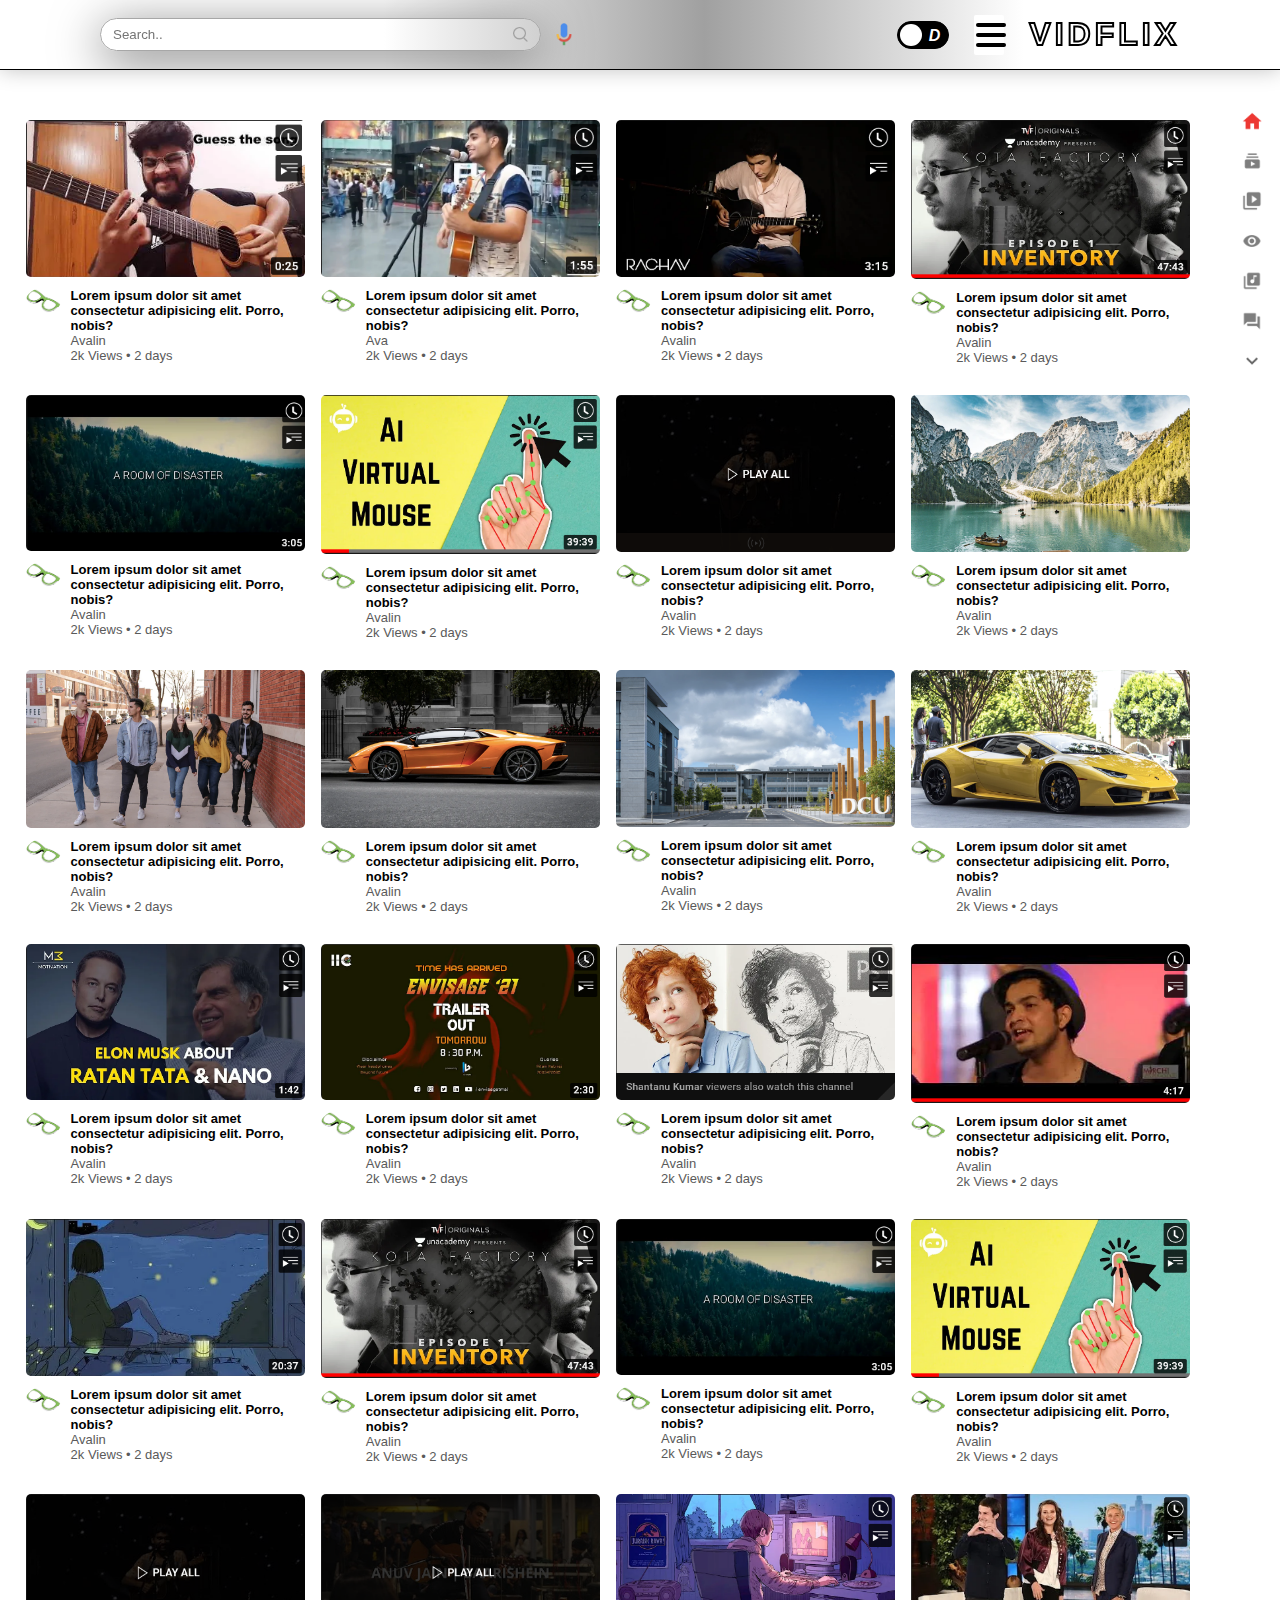
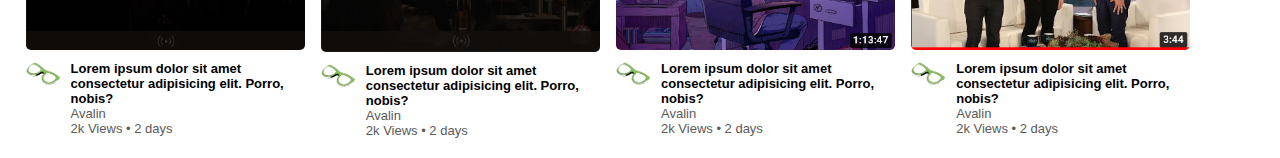
<file: VIDFLIX/index.html>
<!DOCTYPE html>
<html lang="en">
<head>
    <meta charset="UTF-8">
    <meta http-equiv="X-UA-Compatible" content="IE=edge">
    <meta name="viewport" content="width=device-width, initial-scale=1.0">
    <link rel="stylesheet" href="style.css">
    <title>VIDFLIX</title>
</head>
<body>
    
    <nav class="flex-div">
        <div class="nav-middle flex-div">
           <div class="search-box flex-div">
               <input type="text" placeholder="Search..">
               <img src="./images/search.png" alt="" srcset="">
           </div>
           <img src="./images/voice-search.png" class="mic-icon" alt="" srcset="">
        </div>
        <div class="nav-left flex-div">
            <div class="modebox">
                <input type="checkbox" class="checkbox" id="checkbox">
                <label for="checkbox" class="checkbox-label">
                  <i class="fas fa-moon">L</i>
                  <i class="fas fa-sun">D</i>
                  <span class="ball"></span>
                </label>
              </div>
            <div class="menu-icon">
                <div></div>
                <div></div>
                <div></div>
            </div>
            <h2 class="logolink"><a href="#">VIDFLIX</a></h2>
        </div>
    </nav>

    <!-- Side Bar -->

     <div class="sidebar small-sidebar">
         <div class="shortcut-links">
             <a href="#"><img src="./images/home.png"><p>Home</p></a>
             <a href="#"><img src="./images/subscriprion.png"><p>Latest</p></a>
             <hr>
             <a href="#"><img src="./images/library.png"><p>Movies</p></a>
             <a href="#"><img src="./images/history.png"><p>History</p></a>
             <a href="#"><img src="./images/playlist.png"><p>Music</p></a>
             <a href="#"><img src="./images/messages.png"><p>messages</p></a>
             <a href="#"><img src="./images/show-more.png"><p>Show more</p></a>
             <hr>
            </div>
          <div class="subscribed-list">
              <h3>ACTORS</h3>
              <div>
                <a href="#"><img src="./images/Jack.png"><p>Jack   &bull;</p></a>
                <a href="#"><img src="./images/simon.png"><p>simon </p></a>
                <a href="#"><img src="./images/tom.png"><p>Tom  &bull;</p></a>
                <a href="#"><img src="./images/megan.png"><p>Megan Fox  &bull;</p></a>
                <a href="#"><img src="./images/cameron.png"><p>Cameron Green </p></a>
                <a href="#"><img src="./images/Jack.png"><p>Jack   &bull;</p></a>
                <a href="#"><img src="./images/simon.png"><p>simon </p></a>
                <a href="#"><img src="./images/tom.png"><p>Tom  &bull;</p></a>
                <a href="#"><img src="./images/megan.png"><p>Megan Fox  &bull;</p></a>
                <a href="#"><img src="./images/cameron.png"><p>Cameron Green </p></a>
                <a href="#"><img src="./images/Jack.png"><p>Jack   &bull;</p></a>
                <a href="#"><img src="./images/simon.png"><p>simon </p></a>
                <a href="#"><img src="./images/tom.png"><p>Tom  &bull;</p></a>
                <a href="#"><img src="./images/megan.png"><p>Megan Fox  &bull;</p></a>
                <a href="#"><img src="./images/cameron.png"><p>Cameron Green </p></a>
              </div>
            </div>
        </div>

<!-- Main Body -->
<div class="container large-container">
    <div class="banner">
        <img src="./images/banner.png" alt="" srcset="">
    </div>
    <div class="list-container">
       <div class="vid-list">
           <a href="video-1.html"> <img src="./images/thumbnail1.png" class="thumbnail" ></a>
           <div class="flex-div">
               <img src="./images/nilava.jpeg">
               <div class="vid-info">
                   <a href="video-1.html">Lorem ipsum dolor sit amet consectetur adipisicing elit. Porro, nobis?</a>
                   <p>Avalin</p>
                   <p>2k Views &bull; 2 days</p>
               </div>
           </div>
       </div>
     
       <div class="vid-list">
        <a href="video-2.html"> <img src="./images/thumbnail2.png" class="thumbnail" ></a>
        <div class="flex-div">
            <img src="./images/nilava.jpeg">
            <div class="vid-info">
                <a href="video-2.html">Lorem ipsum dolor sit amet consectetur adipisicing elit. Porro, nobis?</a>
                <p>Ava</p>
                <p>2k Views &bull; 2 days</p>
            </div>
        </div>
    </div>

    <div class="vid-list">
        <a href="video-3.html"> <img src="./images/thumbnail3.png" class="thumbnail" ></a>
        <div class="flex-div">
            <img src="./images/nilava.jpeg">
            <div class="vid-info">
                <a href="video-3.html">Lorem ipsum dolor sit amet consectetur adipisicing elit. Porro, nobis?</a>
                <p>Avalin</p>
                <p>2k Views &bull; 2 days</p>
            </div>
        </div>
    </div>

    <div class="vid-list">
        <a href="#"> <img src="./images/thumbnail14.png" class="thumbnail" ></a>
        <div class="flex-div">
            <img src="./images/nilava.jpeg">
            <div class="vid-info">
                <a href="#">Lorem ipsum dolor sit amet consectetur adipisicing elit. Porro, nobis?</a>
                <p>Avalin</p>
                <p>2k Views &bull; 2 days</p>
            </div>
        </div>
    </div>

    <div class="vid-list">
        <a href="#"> <img src="./images/thumbnail15.png" class="thumbnail" ></a>
        <div class="flex-div">
            <img src="./images/nilava.jpeg">
            <div class="vid-info">
                <a href="#">Lorem ipsum dolor sit amet consectetur adipisicing elit. Porro, nobis?</a>
                <p>Avalin</p>
                <p>2k Views &bull; 2 days</p>
            </div>
        </div>
    </div>

    <div class="vid-list">
        <a href="#"> <img src="./images/thumbnail16.png" class="thumbnail" ></a>
        <div class="flex-div">
            <img src="./images/nilava.jpeg">
            <div class="vid-info">
                <a href="#">Lorem ipsum dolor sit amet consectetur adipisicing elit. Porro, nobis?</a>
                <p>Avalin</p>
                <p>2k Views &bull; 2 days</p>
            </div>
        </div>
    </div>

    <div class="vid-list">
        <a href="#"> <img src="./images/thumbnail17.png" class="thumbnail" ></a>
        <div class="flex-div">
            <img src="./images/nilava.jpeg">
            <div class="vid-info">
                <a href="#">Lorem ipsum dolor sit amet consectetur adipisicing elit. Porro, nobis?</a>
                <p>Avalin</p>
                <p>2k Views &bull; 2 days</p>
            </div>
        </div>
    </div>

    <div class="vid-list">
        <a href="#"> <img src="./images/thumbnail4.png" class="thumbnail" ></a>
        <div class="flex-div">
            <img src="./images/nilava.jpeg">
            <div class="vid-info">
                <a href="#">Lorem ipsum dolor sit amet consectetur adipisicing elit. Porro, nobis?</a>
                <p>Avalin</p>
                <p>2k Views &bull; 2 days</p>
            </div>
        </div>
    </div>

    <div class="vid-list">
        <a href="#"> <img src="./images/thumbnail5.png" class="thumbnail" ></a>
        <div class="flex-div">
            <img src="./images/nilava.jpeg">
            <div class="vid-info">
                <a href="#">Lorem ipsum dolor sit amet consectetur adipisicing elit. Porro, nobis?</a>
                <p>Avalin</p>
                <p>2k Views &bull; 2 days</p>
            </div>
        </div>
    </div>

    <div class="vid-list">
        <a href="#"> <img src="./images/thumbnail6.png" class="thumbnail" ></a>
        <div class="flex-div">
            <img src="./images/nilava.jpeg">
            <div class="vid-info">
                <a href="#">Lorem ipsum dolor sit amet consectetur adipisicing elit. Porro, nobis?</a>
                <p>Avalin</p>
                <p>2k Views &bull; 2 days</p>
            </div>
        </div>
    </div>

    <div class="vid-list">
        <a href="#"> <img src="./images/thumbnail7.png" class="thumbnail" ></a>
        <div class="flex-div">
            <img src="./images/nilava.jpeg">
            <div class="vid-info">
                <a href="#">Lorem ipsum dolor sit amet consectetur adipisicing elit. Porro, nobis?</a>
                <p>Avalin</p>
                <p>2k Views &bull; 2 days</p>
            </div>
        </div>
    </div>

    <div class="vid-list">
        <a href="#"> <img src="./images/thumbnail8.png" class="thumbnail" ></a>
        <div class="flex-div">
            <img src="./images/nilava.jpeg">
            <div class="vid-info">
                <a href="#">Lorem ipsum dolor sit amet consectetur adipisicing elit. Porro, nobis?</a>
                <p>Avalin</p>
                <p>2k Views &bull; 2 days</p>
            </div>
        </div>
    </div>


        <div class="vid-list">
        <a href="video-9.html"> <img src="./images/thumbnail9.png" class="thumbnail" ></a>
        <div class="flex-div">
            <img src="./images/nilava.jpeg">
            <div class="vid-info">
                <a href="video-9.html">Lorem ipsum dolor sit amet consectetur adipisicing elit. Porro, nobis?</a>
                <p>Avalin</p>
                <p>2k Views &bull; 2 days</p>
            </div>
        </div>
    </div>  
    
    <div class="vid-list">
        <a href="#"> <img src="./images/thumbnail10.png" class="thumbnail" ></a>
        <div class="flex-div">
            <img src="./images/nilava.jpeg">
            <div class="vid-info">
                <a href="#">Lorem ipsum dolor sit amet consectetur adipisicing elit. Porro, nobis?</a>
                <p>Avalin</p>
                <p>2k Views &bull; 2 days</p>
            </div>
        </div>
    </div>

    <div class="vid-list">
        <a href="video-11.html"> <img src="./images/thumbnail11.png" class="thumbnail" ></a>
        <div class="flex-div">
            <img src="./images/nilava.jpeg">
            <div class="vid-info">
                <a href="video-11.html">Lorem ipsum dolor sit amet consectetur adipisicing elit. Porro, nobis?</a>
                <p>Avalin</p>
                <p>2k Views &bull; 2 days</p>
            </div>
        </div>
    </div>

    <div class="vid-list">
        <a href="video-12.html"> <img src="./images/thumbnail12.png" class="thumbnail" ></a>
        <div class="flex-div">
            <img src="./images/nilava.jpeg">
            <div class="vid-info">
                <a href="video-12.html">Lorem ipsum dolor sit amet consectetur adipisicing elit. Porro, nobis?</a>
                <p>Avalin</p>
                <p>2k Views &bull; 2 days</p>
            </div>
        </div>
    </div>

    <div class="vid-list">
        <a href="#"> <img src="./images/thumbnail13.png" class="thumbnail" ></a>
        <div class="flex-div">
            <img src="./images/nilava.jpeg">
            <div class="vid-info">
                <a href="#">Lorem ipsum dolor sit amet consectetur adipisicing elit. Porro, nobis?</a>
                <p>Avalin</p>
                <p>2k Views &bull; 2 days</p>
            </div>
        </div>
    </div>

    <div class="vid-list">
        <a href="#"> <img src="./images/thumbnail14.png" class="thumbnail" ></a>
        <div class="flex-div">
            <img src="./images/nilava.jpeg">
            <div class="vid-info">
                <a href="#">Lorem ipsum dolor sit amet consectetur adipisicing elit. Porro, nobis?</a>
                <p>Avalin</p>
                <p>2k Views &bull; 2 days</p>
            </div>
        </div>
    </div>

    <div class="vid-list">
        <a href="#"> <img src="./images/thumbnail15.png" class="thumbnail" ></a>
        <div class="flex-div">
            <img src="./images/nilava.jpeg">
            <div class="vid-info">
                <a href="#">Lorem ipsum dolor sit amet consectetur adipisicing elit. Porro, nobis?</a>
                <p>Avalin</p>
                <p>2k Views &bull; 2 days</p>
            </div>
        </div>
    </div>

    <div class="vid-list">
        <a href="#"> <img src="./images/thumbnail16.png" class="thumbnail" ></a>
        <div class="flex-div">
            <img src="./images/nilava.jpeg">
            <div class="vid-info">
                <a href="#">Lorem ipsum dolor sit amet consectetur adipisicing elit. Porro, nobis?</a>
                <p>Avalin</p>
                <p>2k Views &bull; 2 days</p>
            </div>
        </div>
    </div>

    <div class="vid-list">
        <a href="#"> <img src="./images/thumbnail17.png" class="thumbnail" ></a>
        <div class="flex-div">
            <img src="./images/nilava.jpeg">
            <div class="vid-info">
                <a href="#">Lorem ipsum dolor sit amet consectetur adipisicing elit. Porro, nobis?</a>
                <p>Avalin</p>
                <p>2k Views &bull; 2 days</p>
            </div>
        </div>
    </div>

    <div class="vid-list">
        <a href="#"> <img src="./images/thumbnail18.png" class="thumbnail" ></a>
        <div class="flex-div">
            <img src="./images/nilava.jpeg">
            <div class="vid-info">
                <a href="#">Lorem ipsum dolor sit amet consectetur adipisicing elit. Porro, nobis?</a>
                <p>Avalin</p>
                <p>2k Views &bull; 2 days</p>
            </div>
        </div>
    </div>

    <div class="vid-list">
        <a href="#"> <img src="./images/thumbnail19.png" class="thumbnail" ></a>
        <div class="flex-div">
            <img src="./images/nilava.jpeg">
            <div class="vid-info">
                <a href="#">Lorem ipsum dolor sit amet consectetur adipisicing elit. Porro, nobis?</a>
                <p>Avalin</p>
                <p>2k Views &bull; 2 days</p>
            </div>
        </div>
    </div>

    <div class="vid-list">
        <a href="#"> <img src="./images/thumbnail20.png" class="thumbnail" ></a>
        <div class="flex-div">
            <img src="./images/nilava.jpeg">
            <div class="vid-info">
                <a href="#">Lorem ipsum dolor sit amet consectetur adipisicing elit. Porro, nobis?</a>
                <p>Avalin</p>
                <p>2k Views &bull; 2 days</p>
            </div>
        </div>
    </div>


    </div>



</div>


<script src="side-bar.js"></script>
<script src="modes.js"></script>


</body>
</html>
</file>
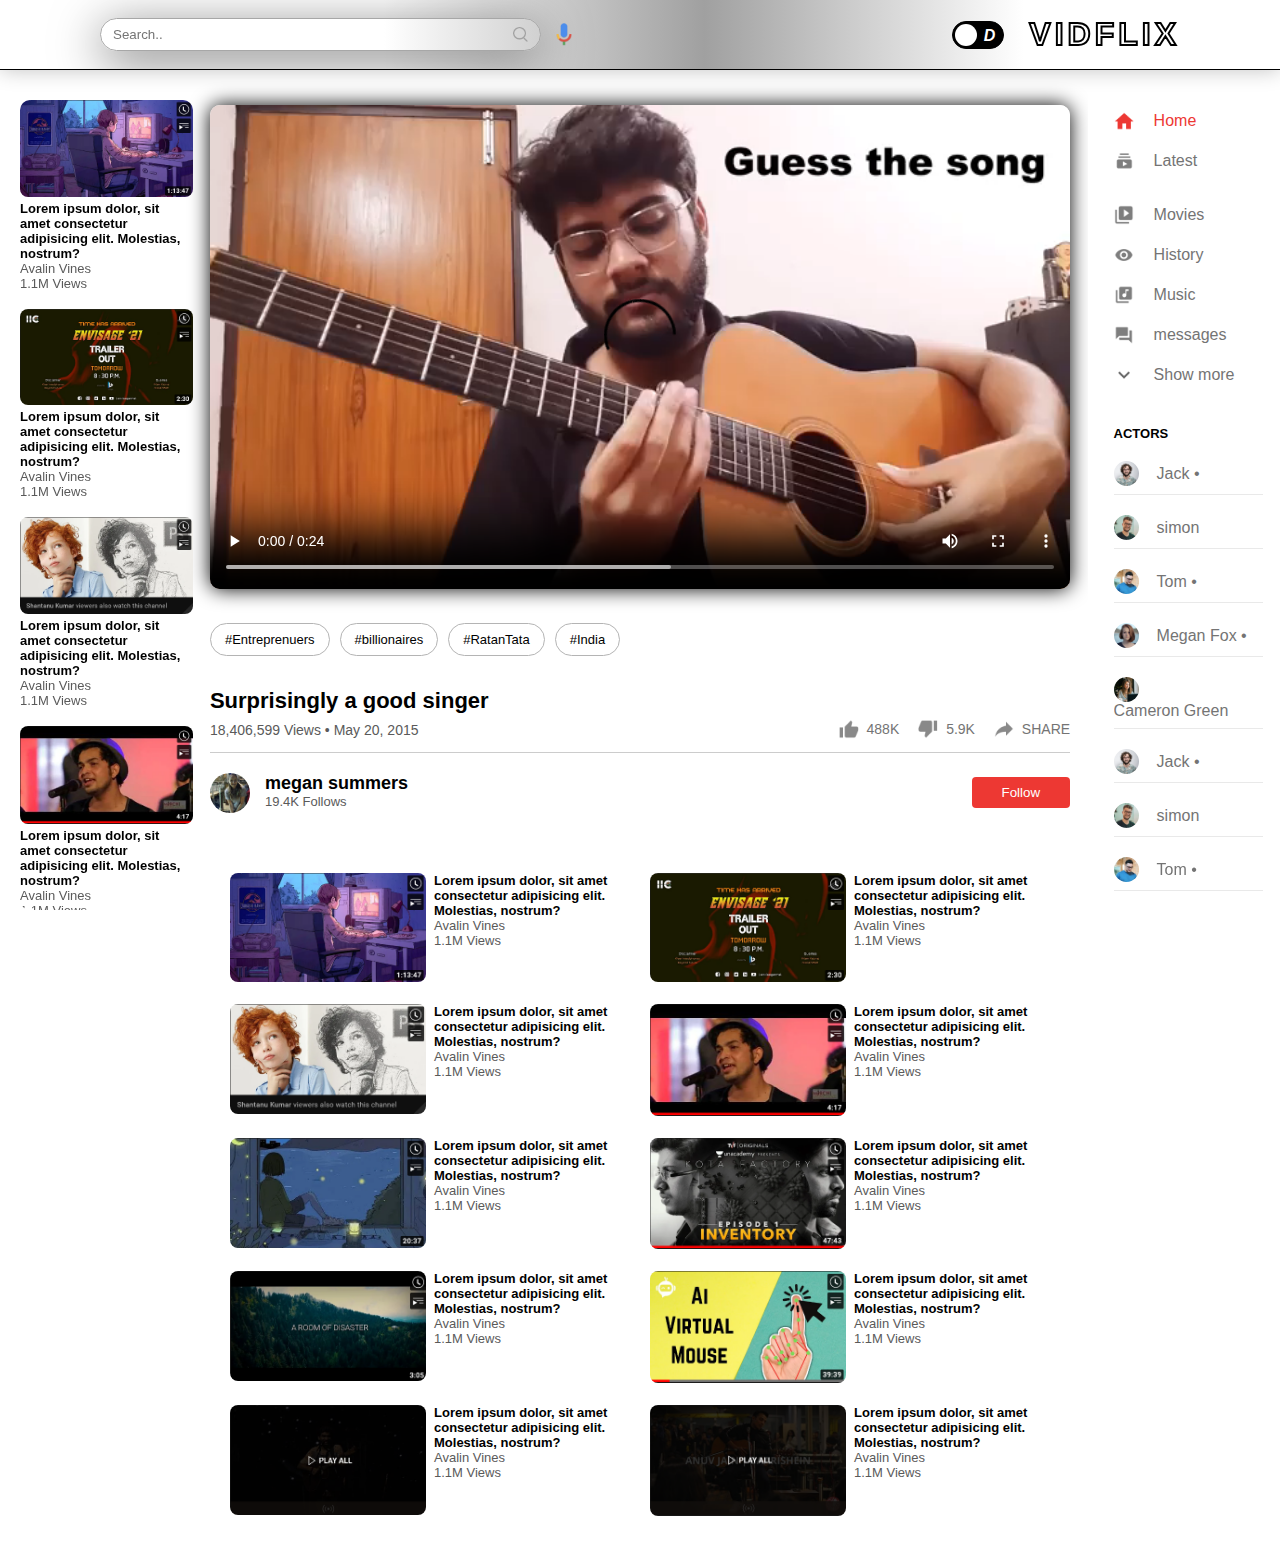
<file: VIDFLIX/video-1.html>
<!DOCTYPE html>
<html lang="en">

<head>
    <meta charset="UTF-8">
    <meta http-equiv="X-UA-Compatible" content="IE=edge">
    <meta name="viewport" content="width=device-width, initial-scale=1.0">
    <link rel="stylesheet" href="style.css">
    <title>Video 9| Elon musk and TATA</title>
</head>

<body>
    <nav class="flex-div">
        <div class="nav-middle flex-div">
            <div class="search-box flex-div">
                <input type="text" placeholder="Search..">
                <img src="./images/search.png" alt="" srcset="">
            </div>
            <img src="./images/voice-search.png" class="mic-icon" alt="" srcset="">
        </div>
        <div class="nav-left flex-div">
            <div class="modebox">
                <input type="checkbox" class="checkbox" id="checkbox">
                <label for="checkbox" class="checkbox-label">
                  <i class="fas fa-moon">L</i>
                  <i class="fas fa-sun">D</i>
                  <span class="ball"></span>
                </label>
              </div>
            <h2 class="logolink"><a href="/">VIDFLIX</a></h2>
        </div>
    </nav>
    <div class="sidebar">
        <div class="shortcut-links">
            <a href="/"><img src="./images/home.png"><p>Home</p></a>
            <a href="#"><img src="./images/subscriprion.png"><p>Latest</p></a>
            <hr>
            <a href="#"><img src="./images/library.png"><p>Movies</p></a>
            <a href="#"><img src="./images/history.png"><p>History</p></a>
            <a href="#"><img src="./images/playlist.png"><p>Music</p></a>
            <a href="#"><img src="./images/messages.png"><p>messages</p></a>
            <a href="#"><img src="./images/show-more.png"><p>Show more</p></a>
            <hr>
           </div>
         <div class="subscribed-list">
             <h3>ACTORS</h3>
             <div>
               <a href="#"><img src="./images/Jack.png"><p>Jack   &bull;</p></a>
               <a href="#"><img src="./images/simon.png"><p>simon </p></a>
               <a href="#"><img src="./images/tom.png"><p>Tom  &bull;</p></a>
               <a href="#"><img src="./images/megan.png"><p>Megan Fox  &bull;</p></a>
               <a href="#"><img src="./images/cameron.png"><p>Cameron Green </p></a>
               <a href="#"><img src="./images/Jack.png"><p>Jack   &bull;</p></a>
               <a href="#"><img src="./images/simon.png"><p>simon </p></a>
               <a href="#"><img src="./images/tom.png"><p>Tom  &bull;</p></a>
               <a href="#"><img src="./images/megan.png"><p>Megan Fox  &bull;</p></a>
               <a href="#"><img src="./images/cameron.png"><p>Cameron Green </p></a>
               <a href="#"><img src="./images/Jack.png"><p>Jack   &bull;</p></a>
               <a href="#"><img src="./images/simon.png"><p>simon </p></a>
               <a href="#"><img src="./images/tom.png"><p>Tom  &bull;</p></a>
               <a href="#"><img src="./images/megan.png"><p>Megan Fox  &bull;</p></a>
               <a href="#"><img src="./images/cameron.png"><p>Cameron Green </p></a>
             </div>
           </div>
       </div>

    <div class="container play-container">
        <div class="row">
            <div class="play-video">
                <video  controls autoplay>
                    <source src="./images/thumbnail1 video.mp4" type="video/mp4">
                </video>

                <div class="tags">
                    <a href="">#Entreprenuers</a> <a href="">#billionaires</a> <a href="">#RatanTata</a> <a
                        href="">#India</a>
                </div>
                <h3> Surprisingly a good singer</h3>
                <div class="play-video-info">
                    <p>18,406,599 Views &bull; May 20, 2015</p>
                    <div>
                        <a href="http://"><img src="./images/like.png">488K</a>
                        <a href="http://"><img src="./images/dislike.png">5.9K</a>
                        <a href="http://"><img src="./images/share.png">SHARE</a>
                    </div>
                </div>
                <hr>
                <div class="owner">
                    <img src="./images/thumbnail1-owner.jpg">
                    <div>
                        <p>megan summers</p>
                        <span>19.4K Follows</span>
                    </div>
                    <button type="button">Follow</button>

                </div>
                <hr class="hide-hr">


            </div>
            <div class="left-sidebar">

                <div class="side-video-list">
                    <a href="" class="small-thumbnail"> <img src="./images/thumbnail19.png" alt="" srcset=""></a>
                    <div class="vid-info">
                        <a href="">Lorem ipsum dolor, sit amet consectetur adipisicing elit. Molestias, nostrum?</a>
                        <p>Avalin Vines</p>
                        <p>1.1M Views</p>
                    </div>
                </div>

                <div class="side-video-list">
                    <a href="" class="small-thumbnail"> <img src="./images/thumbnail10.png" alt="" srcset=""></a>
                    <div class="vid-info">
                        <a href="">Lorem ipsum dolor, sit amet consectetur adipisicing elit. Molestias, nostrum?</a>
                        <p>Avalin Vines</p>
                        <p>1.1M Views</p>
                    </div>
                </div>


                <div class="side-video-list">
                    <a href="" class="small-thumbnail"> <img src="./images/thumbnail11.png" alt="" srcset=""></a>
                    <div class="vid-info">
                        <a href="">Lorem ipsum dolor, sit amet consectetur adipisicing elit. Molestias, nostrum?</a>
                        <p>Avalin Vines</p>
                        <p>1.1M Views</p>
                    </div>
                </div>

                <div class="side-video-list">
                    <a href="video-12.html" class="small-thumbnail"> <img src="./images/thumbnail12.png" alt="" srcset=""></a>
                    <div class="vid-info">
                        <a href="video-12.html">Lorem ipsum dolor, sit amet consectetur adipisicing elit. Molestias, nostrum?</a>
                        <p>Avalin Vines</p>
                        <p>1.1M Views</p>
                    </div>
                </div>

                <div class="side-video-list">
                    <a href="" class="small-thumbnail"> <img src="./images/thumbnail13.png" alt="" srcset=""></a>
                    <div class="vid-info">
                        <a href="">Lorem ipsum dolor, sit amet consectetur adipisicing elit. Molestias, nostrum?</a>
                        <p>Avalin Vines</p>
                        <p>1.1M Views</p>
                    </div>
                </div>


                <div class="side-video-list">
                    <a href="" class="small-thumbnail"> <img src="./images/thumbnail14.png" alt="" srcset=""></a>
                    <div class="vid-info">
                        <a href="">Lorem ipsum dolor, sit amet consectetur adipisicing elit. Molestias, nostrum?</a>
                        <p>Avalin Vines</p>
                        <p>1.1M Views</p>
                    </div>
                </div>


                <div class="side-video-list">
                    <a href="" class="small-thumbnail"> <img src="./images/thumbnail15.png" alt="" srcset=""></a>
                    <div class="vid-info">
                        <a href="">Lorem ipsum dolor, sit amet consectetur adipisicing elit. Molestias, nostrum?</a>
                        <p>Avalin Vines</p>
                        <p>1.1M Views</p>
                    </div>
                </div>

                <div class="side-video-list">
                    <a href="" class="small-thumbnail"> <img src="./images/thumbnail16.png" alt="" srcset=""></a>
                    <div class="vid-info">
                        <a href="">Lorem ipsum dolor, sit amet consectetur adipisicing elit. Molestias, nostrum?</a>
                        <p>Avalin Vines</p>
                        <p>1.1M Views</p>
                    </div>
                </div>


                <div class="side-video-list">
                    <a href="" class="small-thumbnail"> <img src="./images/thumbnail17.png" alt="" srcset=""></a>
                    <div class="vid-info">
                        <a href="">Lorem ipsum dolor, sit amet consectetur adipisicing elit. Molestias, nostrum?</a>
                        <p>Avalin Vines</p>
                        <p>1.1M Views</p>
                    </div>
                </div>

                <div class="side-video-list">
                    <a href="" class="small-thumbnail"> <img src="./images/thumbnail18.png" alt="" srcset=""></a>
                    <div class="vid-info">
                        <a href="">Lorem ipsum dolor, sit amet consectetur adipisicing elit. Molestias, nostrum?</a>
                        <p>Avalin Vines</p>
                        <p>1.1M Views</p>
                    </div>
                </div>



            </div>
            <div class="right-sidebar">

                <div class="side-video-list">
                    <a href="" class="small-thumbnail"> <img src="./images/thumbnail19.png" alt="" srcset=""></a>
                    <div class="vid-info">
                        <a href="">Lorem ipsum dolor, sit amet consectetur adipisicing elit. Molestias, nostrum?</a>
                        <p>Avalin Vines</p>
                        <p>1.1M Views</p>
                    </div>
                </div>

                <div class="side-video-list">
                    <a href="" class="small-thumbnail"> <img src="./images/thumbnail10.png" alt="" srcset=""></a>
                    <div class="vid-info">
                        <a href="">Lorem ipsum dolor, sit amet consectetur adipisicing elit. Molestias, nostrum?</a>
                        <p>Avalin Vines</p>
                        <p>1.1M Views</p>
                    </div>
                </div>


                <div class="side-video-list">
                    <a href="" class="small-thumbnail"> <img src="./images/thumbnail11.png" alt="" srcset=""></a>
                    <div class="vid-info">
                        <a href="">Lorem ipsum dolor, sit amet consectetur adipisicing elit. Molestias, nostrum?</a>
                        <p>Avalin Vines</p>
                        <p>1.1M Views</p>
                    </div>
                </div>

                <div class="side-video-list">
                    <a href="video-12.html" class="small-thumbnail"> <img src="./images/thumbnail12.png" alt="" srcset=""></a>
                    <div class="vid-info">
                        <a href="video-12.html">Lorem ipsum dolor, sit amet consectetur adipisicing elit. Molestias, nostrum?</a>
                        <p>Avalin Vines</p>
                        <p>1.1M Views</p>
                    </div>
                </div>

                <div class="side-video-list">
                    <a href="" class="small-thumbnail"> <img src="./images/thumbnail13.png" alt="" srcset=""></a>
                    <div class="vid-info">
                        <a href="">Lorem ipsum dolor, sit amet consectetur adipisicing elit. Molestias, nostrum?</a>
                        <p>Avalin Vines</p>
                        <p>1.1M Views</p>
                    </div>
                </div>


                <div class="side-video-list">
                    <a href="" class="small-thumbnail"> <img src="./images/thumbnail14.png" alt="" srcset=""></a>
                    <div class="vid-info">
                        <a href="">Lorem ipsum dolor, sit amet consectetur adipisicing elit. Molestias, nostrum?</a>
                        <p>Avalin Vines</p>
                        <p>1.1M Views</p>
                    </div>
                </div>


                <div class="side-video-list">
                    <a href="" class="small-thumbnail"> <img src="./images/thumbnail15.png" alt="" srcset=""></a>
                    <div class="vid-info">
                        <a href="">Lorem ipsum dolor, sit amet consectetur adipisicing elit. Molestias, nostrum?</a>
                        <p>Avalin Vines</p>
                        <p>1.1M Views</p>
                    </div>
                </div>

                <div class="side-video-list">
                    <a href="" class="small-thumbnail"> <img src="./images/thumbnail16.png" alt="" srcset=""></a>
                    <div class="vid-info">
                        <a href="">Lorem ipsum dolor, sit amet consectetur adipisicing elit. Molestias, nostrum?</a>
                        <p>Avalin Vines</p>
                        <p>1.1M Views</p>
                    </div>
                </div>


                <div class="side-video-list">
                    <a href="" class="small-thumbnail"> <img src="./images/thumbnail17.png" alt="" srcset=""></a>
                    <div class="vid-info">
                        <a href="">Lorem ipsum dolor, sit amet consectetur adipisicing elit. Molestias, nostrum?</a>
                        <p>Avalin Vines</p>
                        <p>1.1M Views</p>
                    </div>
                </div>

                <div class="side-video-list">
                    <a href="" class="small-thumbnail"> <img src="./images/thumbnail18.png" alt="" srcset=""></a>
                    <div class="vid-info">
                        <a href="">Lorem ipsum dolor, sit amet consectetur adipisicing elit. Molestias, nostrum?</a>
                        <p>Avalin Vines</p>
                        <p>1.1M Views</p>
                    </div>
                </div>



            </div>
        </div>
    </div>
    <script src="modes.js"></script>

</body>

</html>
</file>
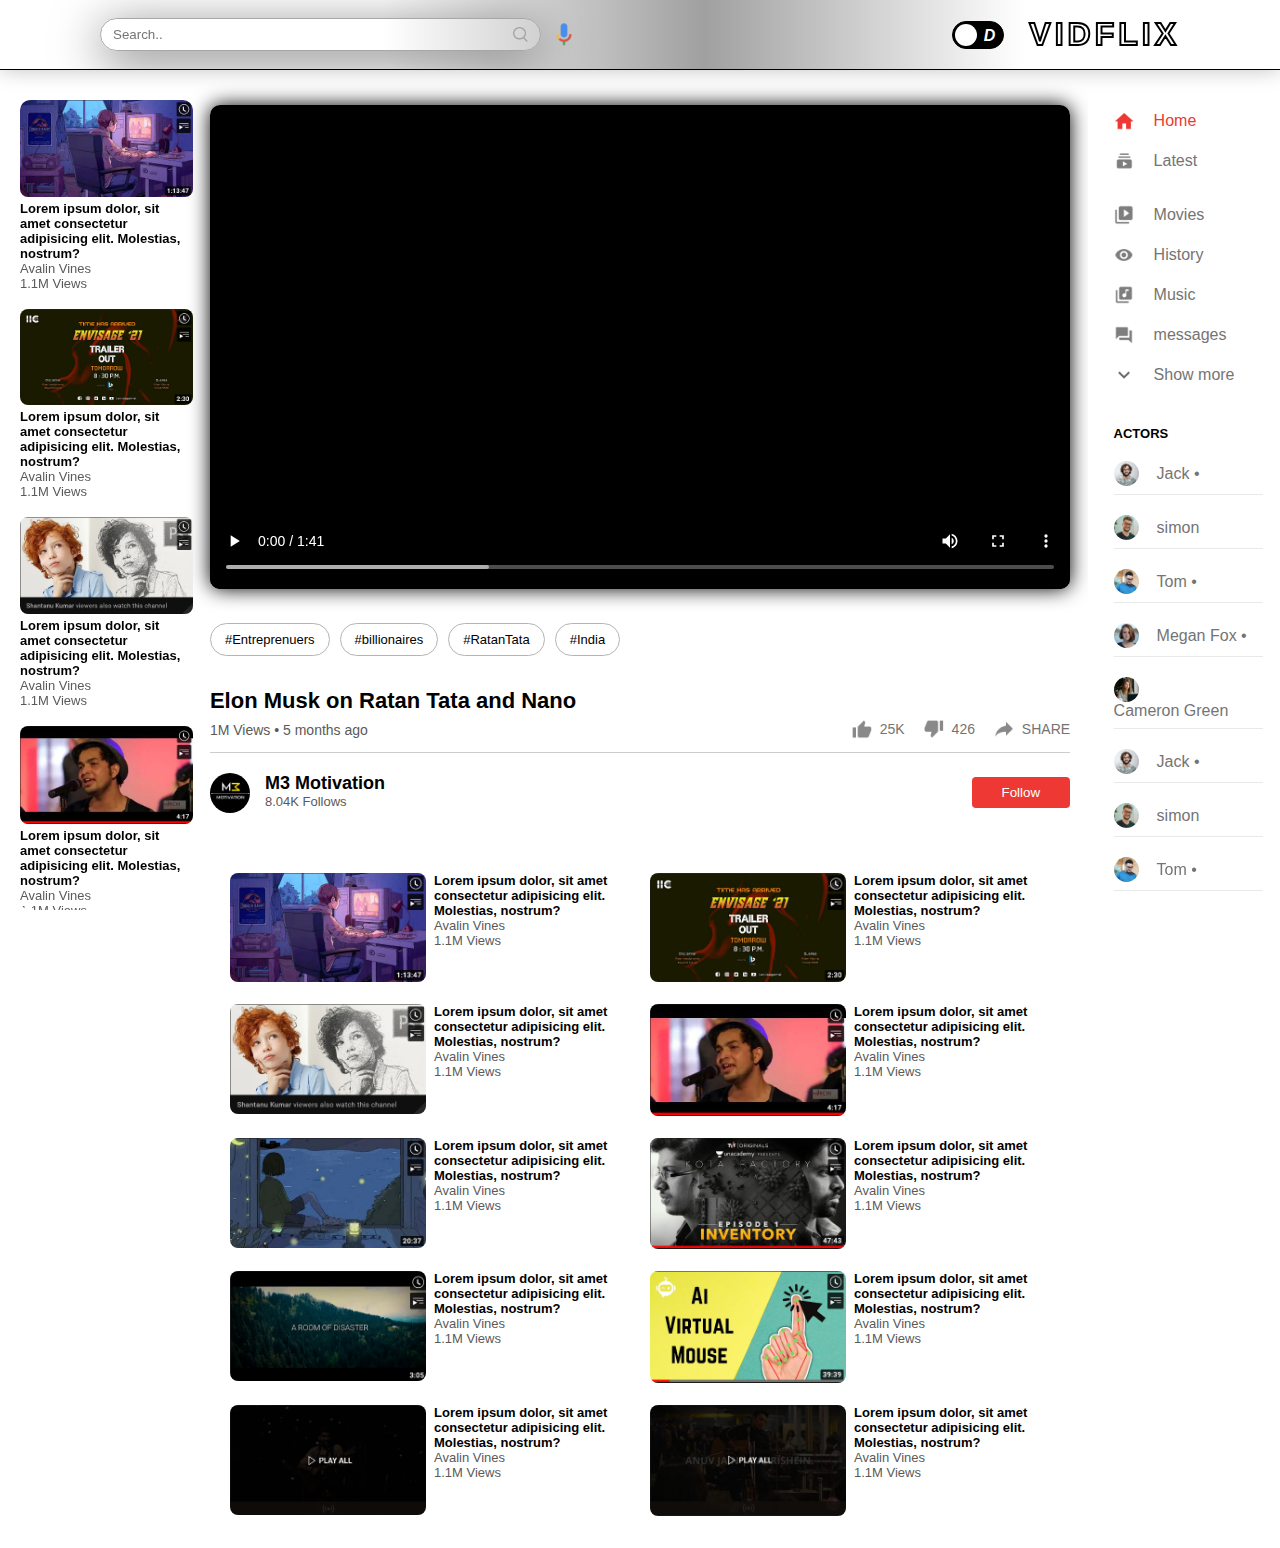
<file: VIDFLIX/video-9.html>
<!DOCTYPE html>
<html lang="en">

<head>
    <meta charset="UTF-8">
    <meta http-equiv="X-UA-Compatible" content="IE=edge">
    <meta name="viewport" content="width=device-width, initial-scale=1.0">
    <link rel="stylesheet" href="style.css">
    <title>Video 9| Elon musk and TATA</title>
</head>

<body>
    <nav class="flex-div">
        <div class="nav-middle flex-div">
            <div class="search-box flex-div">
                <input type="text" placeholder="Search..">
                <img src="./images/search.png" alt="" srcset="">
            </div>
            <img src="./images/voice-search.png" class="mic-icon" alt="" srcset="">
        </div>
        <div class="nav-left flex-div">
            <div class="modebox">
                <input type="checkbox" class="checkbox" id="checkbox">
                <label for="checkbox" class="checkbox-label">
                  <i class="fas fa-moon">L</i>
                  <i class="fas fa-sun">D</i>
                  <span class="ball"></span>
                </label>
              </div>
            <h2 class="logolink"><a href="/">VIDFLIX</a></h2>
        </div>
    </nav>
    <div class="sidebar">
        <div class="shortcut-links">
            <a href="/"><img src="./images/home.png"><p>Home</p></a>
            <a href="#"><img src="./images/subscriprion.png"><p>Latest</p></a>
            <hr>
            <a href="#"><img src="./images/library.png"><p>Movies</p></a>
            <a href="#"><img src="./images/history.png"><p>History</p></a>
            <a href="#"><img src="./images/playlist.png"><p>Music</p></a>
            <a href="#"><img src="./images/messages.png"><p>messages</p></a>
            <a href="#"><img src="./images/show-more.png"><p>Show more</p></a>
            <hr>
           </div>
         <div class="subscribed-list">
             <h3>ACTORS</h3>
             <div>
               <a href="#"><img src="./images/Jack.png"><p>Jack   &bull;</p></a>
               <a href="#"><img src="./images/simon.png"><p>simon </p></a>
               <a href="#"><img src="./images/tom.png"><p>Tom  &bull;</p></a>
               <a href="#"><img src="./images/megan.png"><p>Megan Fox  &bull;</p></a>
               <a href="#"><img src="./images/cameron.png"><p>Cameron Green </p></a>
               <a href="#"><img src="./images/Jack.png"><p>Jack   &bull;</p></a>
               <a href="#"><img src="./images/simon.png"><p>simon </p></a>
               <a href="#"><img src="./images/tom.png"><p>Tom  &bull;</p></a>
               <a href="#"><img src="./images/megan.png"><p>Megan Fox  &bull;</p></a>
               <a href="#"><img src="./images/cameron.png"><p>Cameron Green </p></a>
               <a href="#"><img src="./images/Jack.png"><p>Jack   &bull;</p></a>
               <a href="#"><img src="./images/simon.png"><p>simon </p></a>
               <a href="#"><img src="./images/tom.png"><p>Tom  &bull;</p></a>
               <a href="#"><img src="./images/megan.png"><p>Megan Fox  &bull;</p></a>
               <a href="#"><img src="./images/cameron.png"><p>Cameron Green </p></a>
             </div>
           </div>
       </div>

    <div class="container play-container">
        <div class="row">
            <div class="play-video">
                <video controls autoplay>
                    <source src="./images/thumbnail9 video.mp4" type="video/mp4">
                </video>

                <div class="tags">
                    <a href="">#Entreprenuers</a> <a href="">#billionaires</a> <a href="">#RatanTata</a> <a
                        href="">#India</a>
                </div>
                <h3>Elon Musk on Ratan Tata and Nano</h3>
                <div class="play-video-info">
                    <p>1M Views &bull; 5 months ago</p>
                    <div>
                        <a href="http://"><img src="./images/like.png">25K</a>
                        <a href="http://"><img src="./images/dislike.png">426</a>
                        <a href="http://"><img src="./images/share.png">SHARE</a>
                    </div>
                </div>
                <hr>
                <div class="owner">
                    <img src="./images/M3 Motivation.jpg">
                    <div>
                        <p>M3 Motivation</p>
                        <span>8.04K Follows</span>
                    </div>
                    <button type="button">Follow</button>

                </div>
                <hr class="hide-hr">


            </div>
            <div class="left-sidebar">

                <div class="side-video-list">
                    <a href="" class="small-thumbnail"> <img src="./images/thumbnail19.png" alt="" srcset=""></a>
                    <div class="vid-info">
                        <a href="">Lorem ipsum dolor, sit amet consectetur adipisicing elit. Molestias, nostrum?</a>
                        <p>Avalin Vines</p>
                        <p>1.1M Views</p>
                    </div>
                </div>

                <div class="side-video-list">
                    <a href="" class="small-thumbnail"> <img src="./images/thumbnail10.png" alt="" srcset=""></a>
                    <div class="vid-info">
                        <a href="">Lorem ipsum dolor, sit amet consectetur adipisicing elit. Molestias, nostrum?</a>
                        <p>Avalin Vines</p>
                        <p>1.1M Views</p>
                    </div>
                </div>


                <div class="side-video-list">
                    <a href="" class="small-thumbnail"> <img src="./images/thumbnail11.png" alt="" srcset=""></a>
                    <div class="vid-info">
                        <a href="">Lorem ipsum dolor, sit amet consectetur adipisicing elit. Molestias, nostrum?</a>
                        <p>Avalin Vines</p>
                        <p>1.1M Views</p>
                    </div>
                </div>

                <div class="side-video-list">
                    <a href="video-12.html" class="small-thumbnail"> <img src="./images/thumbnail12.png" alt="" srcset=""></a>
                    <div class="vid-info">
                        <a href="video-12.html">Lorem ipsum dolor, sit amet consectetur adipisicing elit. Molestias, nostrum?</a>
                        <p>Avalin Vines</p>
                        <p>1.1M Views</p>
                    </div>
                </div>

                <div class="side-video-list">
                    <a href="" class="small-thumbnail"> <img src="./images/thumbnail13.png" alt="" srcset=""></a>
                    <div class="vid-info">
                        <a href="">Lorem ipsum dolor, sit amet consectetur adipisicing elit. Molestias, nostrum?</a>
                        <p>Avalin Vines</p>
                        <p>1.1M Views</p>
                    </div>
                </div>


                <div class="side-video-list">
                    <a href="" class="small-thumbnail"> <img src="./images/thumbnail14.png" alt="" srcset=""></a>
                    <div class="vid-info">
                        <a href="">Lorem ipsum dolor, sit amet consectetur adipisicing elit. Molestias, nostrum?</a>
                        <p>Avalin Vines</p>
                        <p>1.1M Views</p>
                    </div>
                </div>


                <div class="side-video-list">
                    <a href="" class="small-thumbnail"> <img src="./images/thumbnail15.png" alt="" srcset=""></a>
                    <div class="vid-info">
                        <a href="">Lorem ipsum dolor, sit amet consectetur adipisicing elit. Molestias, nostrum?</a>
                        <p>Avalin Vines</p>
                        <p>1.1M Views</p>
                    </div>
                </div>

                <div class="side-video-list">
                    <a href="" class="small-thumbnail"> <img src="./images/thumbnail16.png" alt="" srcset=""></a>
                    <div class="vid-info">
                        <a href="">Lorem ipsum dolor, sit amet consectetur adipisicing elit. Molestias, nostrum?</a>
                        <p>Avalin Vines</p>
                        <p>1.1M Views</p>
                    </div>
                </div>


                <div class="side-video-list">
                    <a href="" class="small-thumbnail"> <img src="./images/thumbnail17.png" alt="" srcset=""></a>
                    <div class="vid-info">
                        <a href="">Lorem ipsum dolor, sit amet consectetur adipisicing elit. Molestias, nostrum?</a>
                        <p>Avalin Vines</p>
                        <p>1.1M Views</p>
                    </div>
                </div>

                <div class="side-video-list">
                    <a href="" class="small-thumbnail"> <img src="./images/thumbnail18.png" alt="" srcset=""></a>
                    <div class="vid-info">
                        <a href="">Lorem ipsum dolor, sit amet consectetur adipisicing elit. Molestias, nostrum?</a>
                        <p>Avalin Vines</p>
                        <p>1.1M Views</p>
                    </div>
                </div>



            </div>
            <div class="right-sidebar">

                <div class="side-video-list">
                    <a href="" class="small-thumbnail"> <img src="./images/thumbnail19.png" alt="" srcset=""></a>
                    <div class="vid-info">
                        <a href="">Lorem ipsum dolor, sit amet consectetur adipisicing elit. Molestias, nostrum?</a>
                        <p>Avalin Vines</p>
                        <p>1.1M Views</p>
                    </div>
                </div>

                <div class="side-video-list">
                    <a href="" class="small-thumbnail"> <img src="./images/thumbnail10.png" alt="" srcset=""></a>
                    <div class="vid-info">
                        <a href="">Lorem ipsum dolor, sit amet consectetur adipisicing elit. Molestias, nostrum?</a>
                        <p>Avalin Vines</p>
                        <p>1.1M Views</p>
                    </div>
                </div>


                <div class="side-video-list">
                    <a href="" class="small-thumbnail"> <img src="./images/thumbnail11.png" alt="" srcset=""></a>
                    <div class="vid-info">
                        <a href="">Lorem ipsum dolor, sit amet consectetur adipisicing elit. Molestias, nostrum?</a>
                        <p>Avalin Vines</p>
                        <p>1.1M Views</p>
                    </div>
                </div>

                <div class="side-video-list">
                    <a href="" class="small-thumbnail"> <img src="./images/thumbnail12.png" alt="" srcset=""></a>
                    <div class="vid-info">
                        <a href="">Lorem ipsum dolor, sit amet consectetur adipisicing elit. Molestias, nostrum?</a>
                        <p>Avalin Vines</p>
                        <p>1.1M Views</p>
                    </div>
                </div>

                <div class="side-video-list">
                    <a href="" class="small-thumbnail"> <img src="./images/thumbnail13.png" alt="" srcset=""></a>
                    <div class="vid-info">
                        <a href="">Lorem ipsum dolor, sit amet consectetur adipisicing elit. Molestias, nostrum?</a>
                        <p>Avalin Vines</p>
                        <p>1.1M Views</p>
                    </div>
                </div>


                <div class="side-video-list">
                    <a href="" class="small-thumbnail"> <img src="./images/thumbnail14.png" alt="" srcset=""></a>
                    <div class="vid-info">
                        <a href="">Lorem ipsum dolor, sit amet consectetur adipisicing elit. Molestias, nostrum?</a>
                        <p>Avalin Vines</p>
                        <p>1.1M Views</p>
                    </div>
                </div>


                <div class="side-video-list">
                    <a href="" class="small-thumbnail"> <img src="./images/thumbnail15.png" alt="" srcset=""></a>
                    <div class="vid-info">
                        <a href="">Lorem ipsum dolor, sit amet consectetur adipisicing elit. Molestias, nostrum?</a>
                        <p>Avalin Vines</p>
                        <p>1.1M Views</p>
                    </div>
                </div>

                <div class="side-video-list">
                    <a href="" class="small-thumbnail"> <img src="./images/thumbnail16.png" alt="" srcset=""></a>
                    <div class="vid-info">
                        <a href="">Lorem ipsum dolor, sit amet consectetur adipisicing elit. Molestias, nostrum?</a>
                        <p>Avalin Vines</p>
                        <p>1.1M Views</p>
                    </div>
                </div>


                <div class="side-video-list">
                    <a href="" class="small-thumbnail"> <img src="./images/thumbnail17.png" alt="" srcset=""></a>
                    <div class="vid-info">
                        <a href="">Lorem ipsum dolor, sit amet consectetur adipisicing elit. Molestias, nostrum?</a>
                        <p>Avalin Vines</p>
                        <p>1.1M Views</p>
                    </div>
                </div>

                <div class="side-video-list">
                    <a href="" class="small-thumbnail"> <img src="./images/thumbnail18.png" alt="" srcset=""></a>
                    <div class="vid-info">
                        <a href="">Lorem ipsum dolor, sit amet consectetur adipisicing elit. Molestias, nostrum?</a>
                        <p>Avalin Vines</p>
                        <p>1.1M Views</p>
                    </div>
                </div>



            </div>
        </div>
    </div>

    <script src="modes.js"></script>


</body>

</html>
</file>
<file: VIDFLIX/style.css>
.checkbox {
  opacity: 0;
  position: absolute;
}

.checkbox-label {
  background-color: var(--color-black);
  width: 52px;
  height: 28px;
  border-radius: 50px;
  position: relative;
  padding: 5px;
  cursor: pointer;
  display: flex;
  justify-content: space-between;
  align-items: center;
  border: 1.5px solid var(--color-black);
}

.fa-moon {
    color: white;
    font-weight: 700;
    padding: 3px;
    margin-top: 3px;
    border-radius: 50px;
}
.fa-sun {
    color: white;
    font-weight: 700;
    padding: 3px;
    margin-top: 3px;
    border-radius: 50px;
}
.checkbox-label .ball {
  background-color: #fff;
  width: 22px;
  height: 22px;
  position: absolute;
  left: 2px;
  top: 2px;
  border-radius: 50%;
  transition: transform 0.2s linear;
}

.checkbox:checked + .checkbox-label .ball {
  transform: translateX(24px);
}






*{
    margin: 0;
    padding: 0;
    font-family:'poppins' , sans-serif;
    box-sizing: border-box;
}
:root{
    --color-white: white;
    --color-black: black;
    --color-gray: rgb(116, 116, 116);
    --color-navgray: rgb(160, 160, 160);
    --color-Lgray: rgba(212, 212, 212, 0.684);
}
body{
    background-color: transparent;
}
::-webkit-scrollbar{
    width: 10px;
    background: linear-gradient(to bottom, var(--color-white), rgb(116, 116, 116), var(--color-white));
}
a{
    text-decoration: none;
    color: var(--color-gray);
}

img{
    cursor: pointer;
}

.flex-div{
     display: flex;
     align-items: center;
}
nav{
    padding: 0px 2%;
    justify-content: space-between;
    box-shadow: 0px 0px 20px rgba(0, 0, 0, 0.245);
    position: sticky;
    top: 0;
    z-index: 10;
    height: 70px;
    padding: 5px 100px;
    overflow: hidden;
    border-bottom: 1px solid var(--color-black);
    background: linear-gradient(to right, var(--color-white) 30%, var(--color-navgray), var(--color-white) 80%);
}


.nav-right img{
    width: 25px;
    margin-right: 25px;
}

.nav-right .user-icon{
width: 35px;
margin-right: 0px;
border-radius: 50%;

}

.nav-left .menu-icon{
    width: 30px;
    margin-left: 25px;
}
.nav-left .menu-icon > div {
    width: 30px;
    height: 4px;
    background-color: var(--color-black);
    margin: 6px 0;
    cursor: pointer;
    border-radius: 15px;
}

.nav-left .logo{
    width: 130px;
}
.nav-middle .mic-icon{
    width: 16px;

}
.nav-middle .search-box{
    border: 1px solid #a7a7a7;
    margin-right: 15px;
    padding: 8px 12px;
    border-radius: 25px;
    box-shadow: 0px 10px 50px rgb(115, 115, 115);
}

.nav-middle .search-box input{
    width: 400px;
    border: 0;
    outline: 0;
    background: transparent;
}
.nav-middle .search-box img{
    width: 15px;
}
.logolink{
    font-size: 2rem;
    margin-left: 25px;
}
.menu-icon{
    background-color: white;
    padding: 2px;
    border-radius: 2px;
}
.logolink a{
    color: white;
    -webkit-text-stroke: 2px black;
    letter-spacing: 4px;
}
/* sidebar */
.sidebar{
    background: var(--color-white);
    width: 15%;
    height: 100vh;
    position: fixed;
    top: 0;
    right: 0;
    padding-left: 2%;
    padding-top: 98px;

}

.shortcut-links a img{
width: 20px;
margin-right: 20px;
}

.shortcut-links a{
    display: flex;
    align-items: center;
    margin-bottom: 20px;
    width: fit-content;
    flex-wrap: wrap;
    margin-top: 13px;
}


.shortcut-links a:first-child{
    color: #ed3833;
}

.sidebar hr{
    border: 0;
    height: 1px;
    background: var(--color-white);
    width: 85%;
}
.subscribed-list > div{
    overflow-y: scroll;
    max-height: 440px;
}
.subscribed-list > div::-webkit-scrollbar{
    width: 1px;
}
.subscribed-list h3{
    font-size: 13px;
    margin: 20px 0;
    color: var(--color-black);
}
.subscribed-list a{
    display: flex;
    align-items: center;
    margin-bottom: 20px;
    width: fit-content;
    flex-wrap: wrap;
    padding-bottom: 8px;
    border-bottom: 1px solid rgb(233, 233, 233);
    width: 90%;
}
.subscribed-list a img{
    width: 25px;
    border-radius: 50%;
    margin-right: 18px;
}


.small-sidebar{
    width: 5%;
}
.small-sidebar .shortcut-links a p  , .small-sidebar .subscribed-list a , .small-sidebar h3{
    display: none;
}

.small-sidebar hr{
    width: 50%;
    margin-bottom: 25px;
    display: none;

}
/* main Body */
.container{
   padding-right: 17%;
   padding-left: 2%;
   padding-top: 35px;
   padding-bottom: 20px;
}
.play-container{
    padding-right: 2%;
}
.large-container{
    padding-right: 7%; 
}
.banner{
    width: 100%;
    display: none;
}

.banner img{
    width: 100%;
    border-radius: 8px;
}


.list-container{
    display: grid;
    grid-template-columns: repeat(auto-fit, minmax(250px, 1fr));
    grid-column-gap: 16px;
    grid-row-gap: 30px;
    margin-top: 15px;
}

.vid-list .thumbnail{
   width: 100%;
   border-radius: 5px;

}
.vid-list .flex-div{
    align-items: flex-start;
    margin-top: 7px;
}

.vid-list .flex-div img{
    width: 35px;
    margin-right: 10px;
    border-radius: 50%;
}

.vid-info{
    color: #5a5a5a;
    font-size: 13px;

}

.vid-info a{
    color: var(--color-black);
    font-weight: 600;
    display: block;
    margin: bottom 5px;;
}


@media (max-width: 900px) {
    .menu-icon{
        display: none;
    }

    .sidebar{
        display: none;
    } 

   .container, .large-container{
       padding-left: 5%;
       padding-right: 5%;   
   }

   /* .nav-right img{
  
    display: none;
   } */

   .nav-right .user-icon{
       display: block;
       width: 30px;
   }

   .nav-middle .search-box {
       width: 100px;
       display: none;

   }

   .nav-middle .mic-icon{
       display: none;
   }

   .logo{
       width: 90px;
   }

}

/*******      Video -9      *****/


.play-container{
    padding-left: 2% !important;
}

.row{
    display: flex;
    justify-content: center;
    flex-direction: column;
    width: 100%;
    background: transparent;
}
.play-video{
    flex-basis: 70%;
    width: 70%;
    margin: 0px auto;
    background: transparent;
}
.left-sidebar::-webkit-scrollbar{
    width: 0px;
}
.left-sidebar{
    position: fixed;
    height: 90vh;
    overflow-y: scroll;
    top: 100px;
    left: 20px;
    width: 13.5%;
    display: flex;
    flex-direction: column;
    row-gap: 10px;
    background: transparent;
    border-radius: 10px;
    padding-bottom: 50px;
}
.left-sidebar .side-video-list{
    display: flex;
    width: 100%;
    flex-direction: column;
}
.right-sidebar{
    margin-top: 60px;
    width: full;
    display: grid;
    grid-template-columns: repeat(auto-fill, 400px);
    padding: 0px 5%;
    row-gap: 10px;
    column-gap: 20px;
    justify-content: center;
    flex-basis: 25%;
}

.play-video video{
    width: 100%;
    border-radius: 10px;
    box-shadow: 0px 0px 20px rgb(0, 0, 0);
}
.side-video-list{
    width: 100%;
    display: flex;
    justify-content: space-between;
    margin-bottom: 8px;
}
.side-video-list a{
    color: var(--color-black);
}
.side-video-list img{
    width: 100%;
    border-radius: 8px;
}
.side-video-list .small-thumbnail{
    flex-basis: 49%;

}

.side-video-list .vid-info{

    flex-basis: 49%;
}
.play-video .tags{
    margin-top: 30px;
    display: flex;
    flex-wrap: wrap;
    width: 100%;
    gap: 10px;
}
.play-video .tags a{
    border: 1px solid rgb(180, 180, 180);
    padding: 8px 14px;
    border-radius: 25px;
    color: var(--color-black);
    font-size: 13px;
}

.play-video h3{
    padding-top: 20px;
    font-weight: 600;
    font-size: 22px;
    margin-top: 12px;
}

.play-video .play-video-info{
    display: flex;
    align-items: center;
    justify-content: space-between;
    flex-wrap: wrap;
    margin-top: 5px;
    font-size: 14px;
    color: #5a5a5a;
}

.play-video .play-video-info a img{
    width: 20px;
    margin-right: 8px;

}

.play-video .play-video-info a{
    display: inline-flex;
    align-items: center;
    margin-left: 15px;

}

.play-video hr{
    border: 0;
    height: 1px;
    background: #ccc;
    margin: 10px 0;
}

.owner{
    display: flex;
    align-items: center;
    margin-top: 20px;
}

.owner div{
    flex: 1;
    line-height: 18px;   
}

.owner img{
    width: 40px;
    border-radius: 50%;
    margin-right: 15px;
}

.owner p{
    color: var(black);
    font-weight: 600;
    font-size: 18px;
}


.owner span{
    font-size: 13px;
    color: #5a5a5a;
}


.owner button{
    background: #ed3833;
    color: var(--color-white);
    padding: 8px 30px;
    border: 0;
    outline: 0;
    border-radius: 4px;
    cursor: pointer;
}

.hide-hr{
    display: none;
}
@media (max-width: 900px){

    .play-video{
        flex-basis: 100%;
    }


    .right-sidebar{
        flex-basis: 100%;
        margin-top: 35px;
    }

    .play-container{
        padding-left: 5%;
    }

    .vid-des {
        padding-left: 5px;
    }
 
    .play-video .play-video-info a{
        margin-left: 0;
        margin-right: 15px;
        margin-top: 15px;
    }
    
    .hide-hr{
        display: block;
    }

}
.darkmode *{
    color: white;
    background: black;
    background-color: black;
    --color-white: black;
    --color-black: white;
}
</file>
